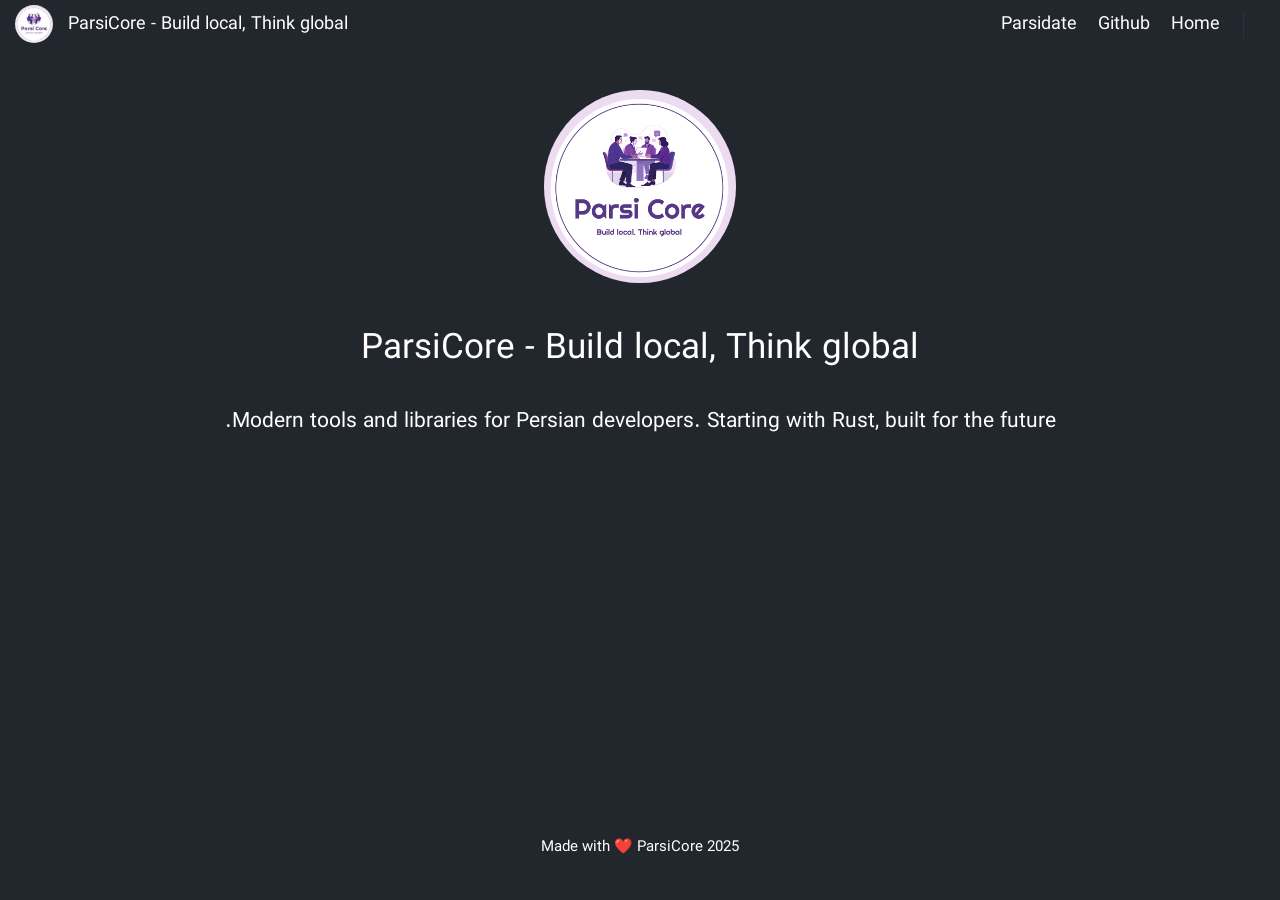
<file: index.html>
<!DOCTYPE html>
<html lang="en">

<head>
    <meta name="generator" content="Hugo 0.150.0">
    <meta charset="utf-8">
    <meta name="viewport" content="width=device-width, initial-scale=1">

    <style>
        :root {
            --accent-color: #FF4D4D;
            --font-size: 17.5px;
        }
    </style>









    <title>ParsiCore - Build local, Think global</title>
    <meta name="description"
        content="Modern tools and libraries for Persian developers. Starting with Rust, built for the future.">
    <meta name="keywords" content=''>

    <meta property="og:url" content="https://parsicore.ir/">
    <meta property="og:type" content="website">
    <meta property="og:title" content="ParsiCore - Build local, Think global">
    <meta property="og:description"
        content="Modern tools and libraries for Persian developers. Starting with Rust, built for the future.">
    <meta property="og:image" content="https://parsicore.ir/images/logo.png">
    <meta property="og:image:secure_url" content="https://parsicore.ir/images/logo.png">

    <meta name="twitter:card" content="summary_large_image">
    <meta name="twitter:title" content="ParsiCore - Build local, Think global">
    <meta name="twitter:description"
        content="Modern tools and libraries for Persian developers. Starting with Rust, built for the future.">
    <meta property="twitter:domain" content="https://parsicore.ir/">
    <meta property="twitter:url" content="https://parsicore.ir/">
    <meta name="twitter:image" content="https://parsicore.ir/images/logo.png">


    <link rel="canonical" href="https://parsicore.ir/">


    <link rel="stylesheet" type="text/css" href="/css/normalize.min.css" media="print">


    <link rel="stylesheet" type="text/css" href="/css/main.min.css">


    <link id="dark-theme" rel="stylesheet" href="/css/dark.min.css">


    <script src="/js/bundle.min.fdbfba1e074acb7e4abbf4c94eb19abb7702489c9689a27ee5e24a2bd481e4b7.js"
        integrity="sha256-/b&#43;6HgdKy35Ku/TJTrGau3cCSJyWiaJ&#43;5eJKK9SB5Lc="></script>



</head>

<body>
    <script>

        setThemeByUserPref();
    </script>
    <header class="header">
        <nav class="header-nav">


            <div class="avatar">
                <a href="https://parsicore.ir/">
                    <img src='/images/logo.png' alt="avatar">
                </a>
            </div>


            <div class="nav-title">
                <a class="nav-brand" href="https://parsicore.ir/">ParsiCore - Build local, Think global</a>
            </div>

            <div class="nav-links">

                <div class="nav-link">
                    <a href="https://parsicore.ir/products/parsidate/" aria-label=""> Parsidate </a>
                </div>

                <div class="nav-link">
                    <a href="https://github.com/parsicore" aria-label=""> Github </a>
                </div>

                <div class="nav-link">
                    <a href="https://parsicore.ir/" aria-label=""> Home </a>
                </div>


                <span class="nav-icons-divider"></span>
                <div class="nav-link dark-theme-toggle">
                    <span class="sr-only dark-theme-toggle-screen-reader-target">theme</span>
                    <a aria-hidden="true" role="switch">
                        <span class="theme-toggle-icon" data-feather="moon"></span>
                    </a>
                </div>

                <div class="nav-link" id="hamburger-menu-toggle">
                    <span class="sr-only hamburger-menu-toggle-screen-reader-target">menu</span>
                    <a aria-checked="false" aria-labelledby="hamburger-menu-toggle" id="hamburger-menu-toggle-target"
                        role="switch">
                        <span data-feather="menu"></span>
                    </a>
                </div>


                <ul class="nav-hamburger-list visibility-hidden">

                    <li class="nav-item">
                        <a href="https://parsicore.ir/parsidate/"> Parsidate </a>
                    </li>

                    <li class="nav-item">
                        <a href="https://github.com/parsicore"> Github </a>
                    </li>

                    <li class="nav-item">
                        <a href="https://parsicore.ir/"> Home </a>
                    </li>

                    <li class="nav-item dark-theme-toggle">
                        <span class="sr-only dark-theme-toggle-screen-reader-target">theme</span>
                        <a role="switch">
                            <span class="theme-toggle-icon" data-feather="moon"></span>
                        </a>
                    </li>
                </ul>

            </div>
        </nav>
    </header>
    <main id="content">
        <section class="home-about">
            <div class="avatar">

                <img class=size-m src='/images/logo.png' alt="avatar">

            </div>

            <h1>ParsiCore - Build local, Think global</h1>

            <h2>Modern tools and libraries for Persian developers. Starting with Rust, built for the future.</h2>


        </section>

        <div class="flex-break"></div>







    </main>
    <footer class="footer">









        <span>
            Made with &#10084;&#65039; ParsiCore 2025
        </span>
    </footer>
</body>

</html>
</file>
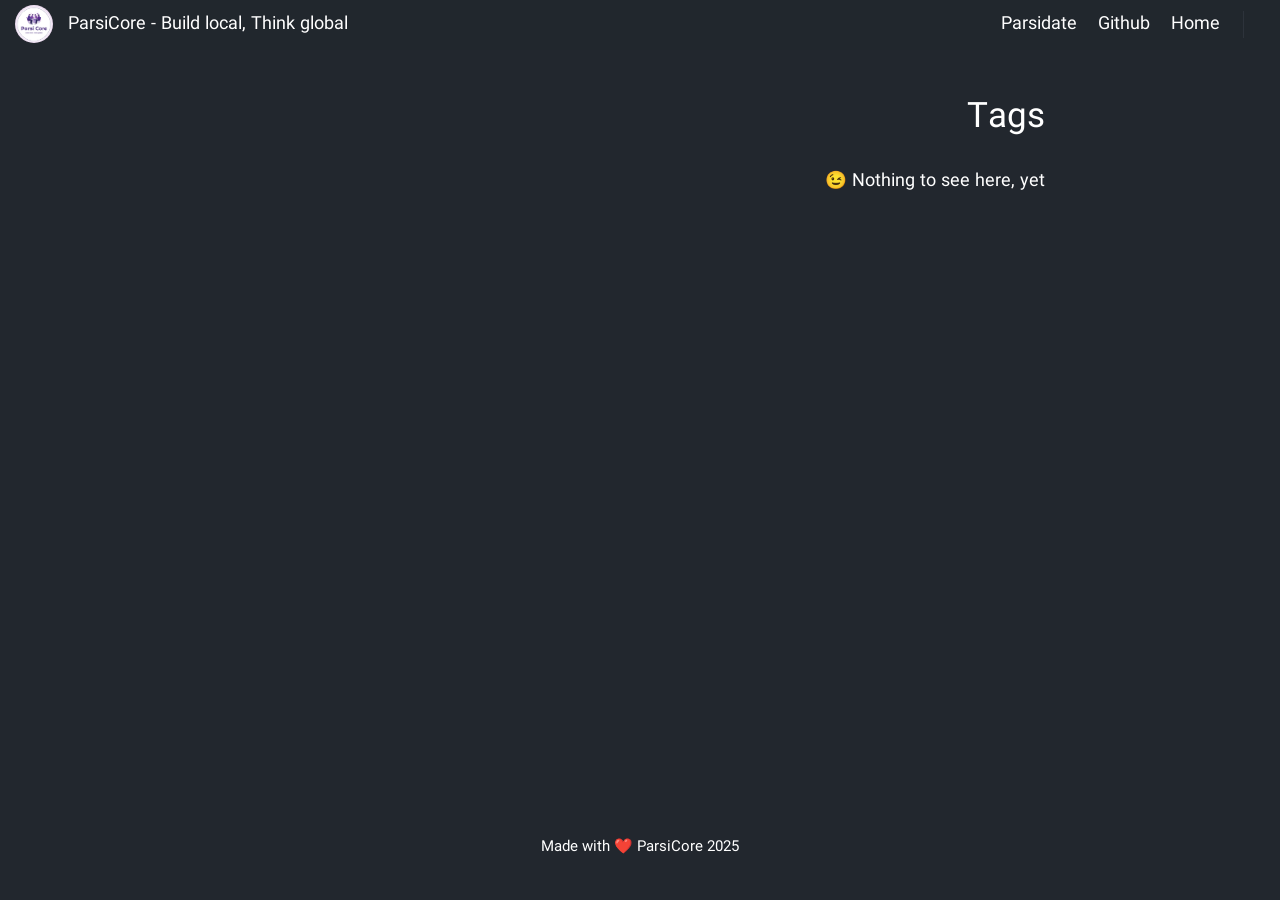
<file: categories/index.html>
<!DOCTYPE html>
<html lang="en"><head>
    <meta charset="utf-8">
    <meta name="viewport" content="width=device-width, initial-scale=1">

    <style>
        :root {
            --accent-color: #FF4D4D;
            --font-size: 17.5px;
        }
    </style>

    
    
    
    
    
    

    
    <title>Categories</title>
    <meta name="description" content="Modern tools and libraries for Persian developers. Starting with Rust, built for the future.">
    <meta name="keywords" content=''>

    <meta property="og:url" content="https://parsicore.ir/categories/">
    <meta property="og:type" content="website">
    <meta property="og:title" content="Categories">
    <meta property="og:description" content="Modern tools and libraries for Persian developers. Starting with Rust, built for the future.">
    <meta property="og:image" content="https://parsicore.ir/images/logo.png">
    <meta property="og:image:secure_url" content="https://parsicore.ir/images/logo.png">

    <meta name="twitter:card" content="summary_large_image">
    <meta name="twitter:title" content="Categories">
    <meta name="twitter:description" content="Modern tools and libraries for Persian developers. Starting with Rust, built for the future.">
    <meta property="twitter:domain" content="https://parsicore.ir/categories/">
    <meta property="twitter:url" content="https://parsicore.ir/categories/">
    <meta name="twitter:image" content="https://parsicore.ir/images/logo.png">

    
    <link rel="canonical" href="https://parsicore.ir/categories/">

    
    <link rel="stylesheet" type="text/css" href="/css/normalize.min.css" media="print">

    
    <link rel="stylesheet" type="text/css" href="/css/main.min.css">

    
    <link id="dark-theme" rel="stylesheet" href="/css/dark.min.css">

    
    <script src="/js/bundle.min.fdbfba1e074acb7e4abbf4c94eb19abb7702489c9689a27ee5e24a2bd481e4b7.js" integrity="sha256-/b&#43;6HgdKy35Ku/TJTrGau3cCSJyWiaJ&#43;5eJKK9SB5Lc="></script>

    
    
</head>
<body>
        <script>
            
            setThemeByUserPref();
        </script><header class="header">
    <nav class="header-nav">

        
        <div class="avatar">
            <a href="https://parsicore.ir/">
                <img src='/images/logo.png' alt="avatar">
            </a>
        </div>
        

        <div class="nav-title">
            <a class="nav-brand" href="https://parsicore.ir/">ParsiCore - Build local, Think global</a>
        </div>

        <div class="nav-links">
            
            <div class="nav-link">
                <a href="https://parsicore.ir/parsidate/" aria-label="" > Parsidate </a>
            </div>
            
            <div class="nav-link">
                <a href="https://github.com/parsicore" aria-label="" > Github </a>
            </div>
            
            <div class="nav-link">
                <a href="https://parsicore.ir/" aria-label="" > Home </a>
            </div>
            

            <span class="nav-icons-divider"></span>
            <div class="nav-link dark-theme-toggle">
                <span class="sr-only dark-theme-toggle-screen-reader-target">theme</span>
                <a aria-hidden="true" role="switch">
                    <span class="theme-toggle-icon" data-feather="moon"></span>
                </a>
            </div>

            <div class="nav-link" id="hamburger-menu-toggle">
                <span class="sr-only hamburger-menu-toggle-screen-reader-target">menu</span>
                <a aria-checked="false" aria-labelledby="hamburger-menu-toggle" id="hamburger-menu-toggle-target" role="switch">
                    <span data-feather="menu"></span>
                </a>
            </div>

            
            <ul class="nav-hamburger-list visibility-hidden">
                
                <li class="nav-item">
                    <a href="https://parsicore.ir/parsidate/" > Parsidate </a>
                </li>
                
                <li class="nav-item">
                    <a href="https://github.com/parsicore" > Github </a>
                </li>
                
                <li class="nav-item">
                    <a href="https://parsicore.ir/" > Home </a>
                </li>
                
                <li class="nav-item dark-theme-toggle">
                    <span class="sr-only dark-theme-toggle-screen-reader-target">theme</span>
                    <a role="switch">
                        <span class="theme-toggle-icon" data-feather="moon"></span>
                    </a>
                </li>
            </ul>

        </div>
    </nav>
</header>
<main id="content">
<div class="container tags-list">

    <h1 class="list-title">Tags</h1>
    
        Nothing to see here, yet 😉
    

</div>

        </main><footer class="footer">
    
    

    

    

    

    <span>
        Made with &#10084;&#65039; ParsiCore 2025
    </span>
</footer></body>
</html>
</file>
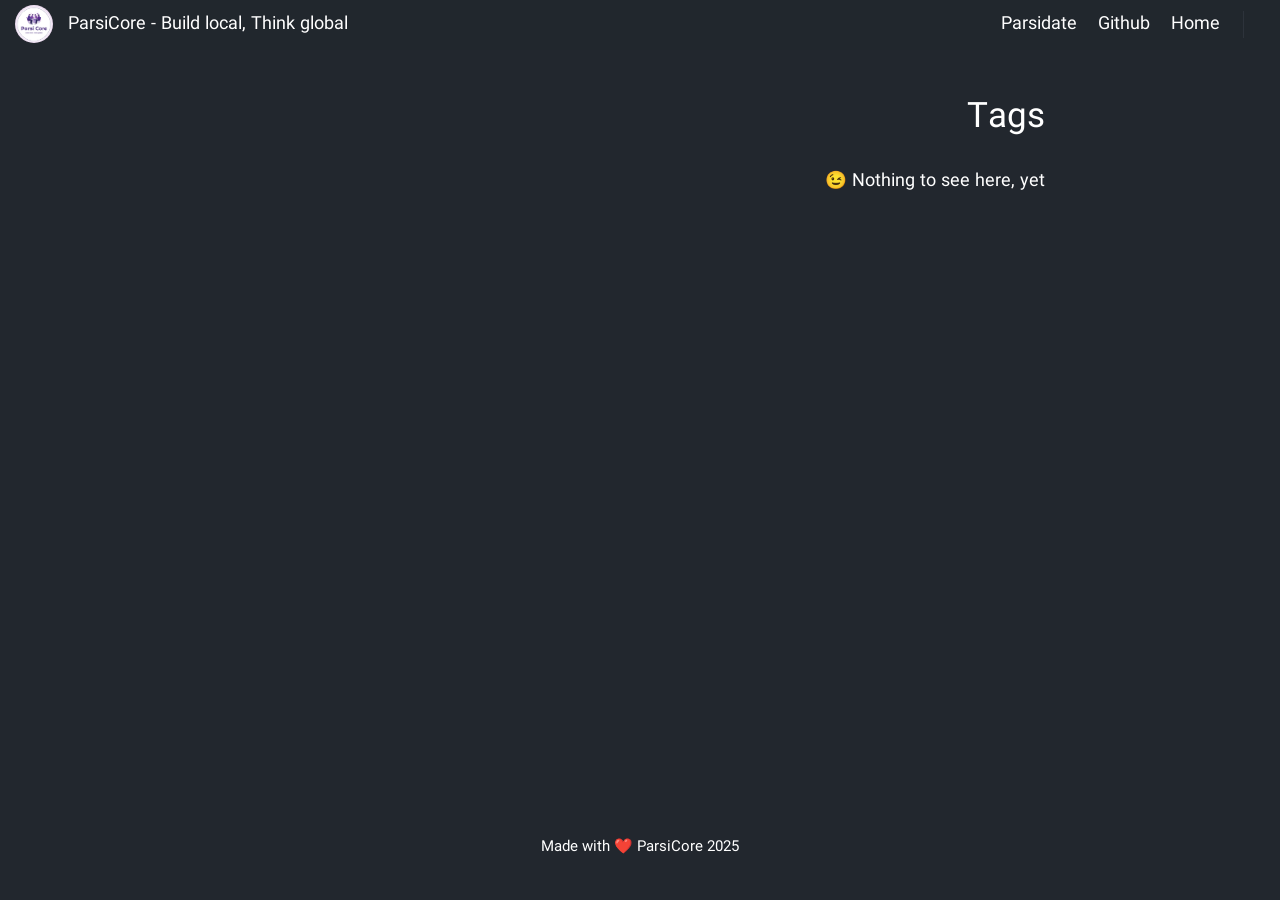
<file: tags/index.html>
<!DOCTYPE html>
<html lang="en"><head>
    <meta charset="utf-8">
    <meta name="viewport" content="width=device-width, initial-scale=1">

    <style>
        :root {
            --accent-color: #FF4D4D;
            --font-size: 17.5px;
        }
    </style>

    
    
    
    
    
    

    
    <title>Tags</title>
    <meta name="description" content="Modern tools and libraries for Persian developers. Starting with Rust, built for the future.">
    <meta name="keywords" content=''>

    <meta property="og:url" content="https://parsicore.ir/tags/">
    <meta property="og:type" content="website">
    <meta property="og:title" content="Tags">
    <meta property="og:description" content="Modern tools and libraries for Persian developers. Starting with Rust, built for the future.">
    <meta property="og:image" content="https://parsicore.ir/images/logo.png">
    <meta property="og:image:secure_url" content="https://parsicore.ir/images/logo.png">

    <meta name="twitter:card" content="summary_large_image">
    <meta name="twitter:title" content="Tags">
    <meta name="twitter:description" content="Modern tools and libraries for Persian developers. Starting with Rust, built for the future.">
    <meta property="twitter:domain" content="https://parsicore.ir/tags/">
    <meta property="twitter:url" content="https://parsicore.ir/tags/">
    <meta name="twitter:image" content="https://parsicore.ir/images/logo.png">

    
    <link rel="canonical" href="https://parsicore.ir/tags/">

    
    <link rel="stylesheet" type="text/css" href="/css/normalize.min.css" media="print">

    
    <link rel="stylesheet" type="text/css" href="/css/main.min.css">

    
    <link id="dark-theme" rel="stylesheet" href="/css/dark.min.css">

    
    <script src="/js/bundle.min.fdbfba1e074acb7e4abbf4c94eb19abb7702489c9689a27ee5e24a2bd481e4b7.js" integrity="sha256-/b&#43;6HgdKy35Ku/TJTrGau3cCSJyWiaJ&#43;5eJKK9SB5Lc="></script>

    
    
</head>
<body>
        <script>
            
            setThemeByUserPref();
        </script><header class="header">
    <nav class="header-nav">

        
        <div class="avatar">
            <a href="https://parsicore.ir/">
                <img src='/images/logo.png' alt="avatar">
            </a>
        </div>
        

        <div class="nav-title">
            <a class="nav-brand" href="https://parsicore.ir/">ParsiCore - Build local, Think global</a>
        </div>

        <div class="nav-links">
            
            <div class="nav-link">
                <a href="https://parsicore.ir/parsidate/" aria-label="" > Parsidate </a>
            </div>
            
            <div class="nav-link">
                <a href="https://github.com/parsicore" aria-label="" > Github </a>
            </div>
            
            <div class="nav-link">
                <a href="https://parsicore.ir/" aria-label="" > Home </a>
            </div>
            

            <span class="nav-icons-divider"></span>
            <div class="nav-link dark-theme-toggle">
                <span class="sr-only dark-theme-toggle-screen-reader-target">theme</span>
                <a aria-hidden="true" role="switch">
                    <span class="theme-toggle-icon" data-feather="moon"></span>
                </a>
            </div>

            <div class="nav-link" id="hamburger-menu-toggle">
                <span class="sr-only hamburger-menu-toggle-screen-reader-target">menu</span>
                <a aria-checked="false" aria-labelledby="hamburger-menu-toggle" id="hamburger-menu-toggle-target" role="switch">
                    <span data-feather="menu"></span>
                </a>
            </div>

            
            <ul class="nav-hamburger-list visibility-hidden">
                
                <li class="nav-item">
                    <a href="https://parsicore.ir/parsidate/" > Parsidate </a>
                </li>
                
                <li class="nav-item">
                    <a href="https://github.com/parsicore" > Github </a>
                </li>
                
                <li class="nav-item">
                    <a href="https://parsicore.ir/" > Home </a>
                </li>
                
                <li class="nav-item dark-theme-toggle">
                    <span class="sr-only dark-theme-toggle-screen-reader-target">theme</span>
                    <a role="switch">
                        <span class="theme-toggle-icon" data-feather="moon"></span>
                    </a>
                </li>
            </ul>

        </div>
    </nav>
</header>
<main id="content">
<div class="container tags-list">

    <h1 class="list-title">Tags</h1>
    
        Nothing to see here, yet 😉
    

</div>

        </main><footer class="footer">
    
    

    

    

    

    <span>
        Made with &#10084;&#65039; ParsiCore 2025
    </span>
</footer></body>
</html>
</file>
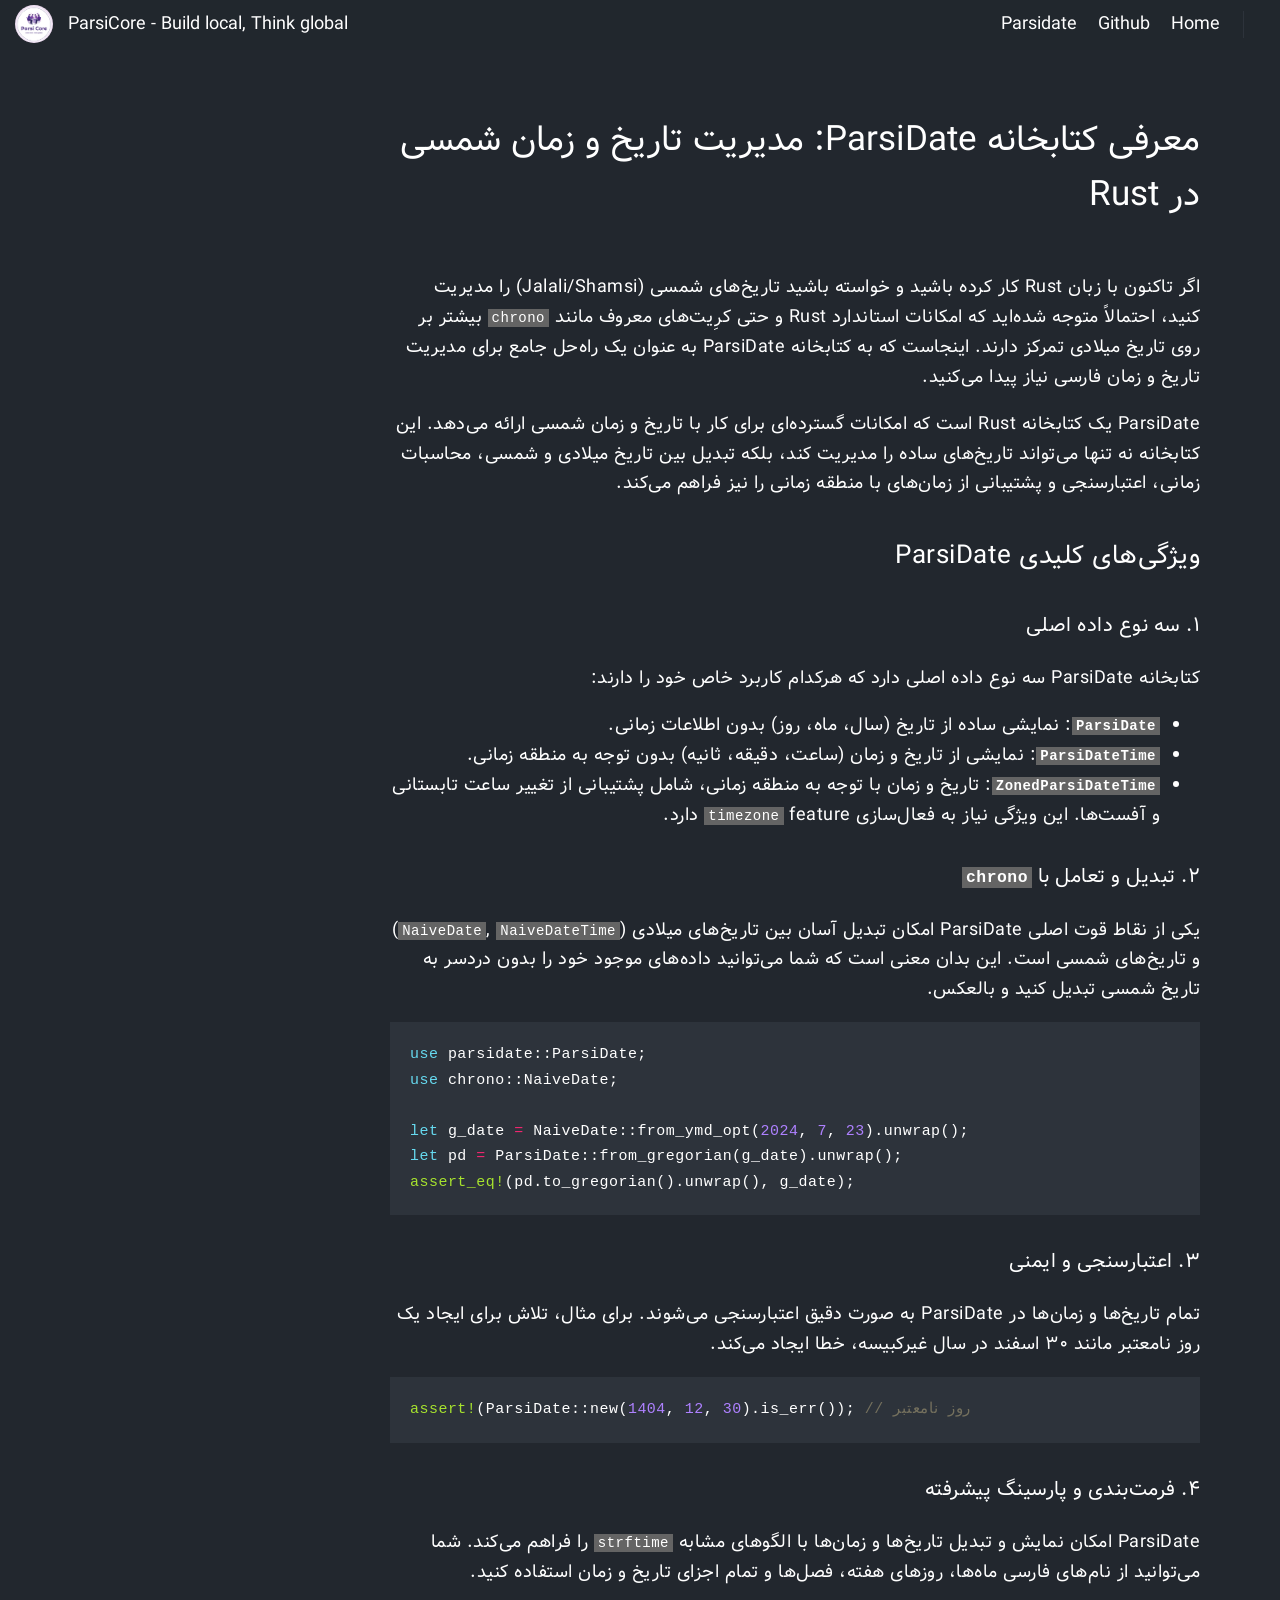
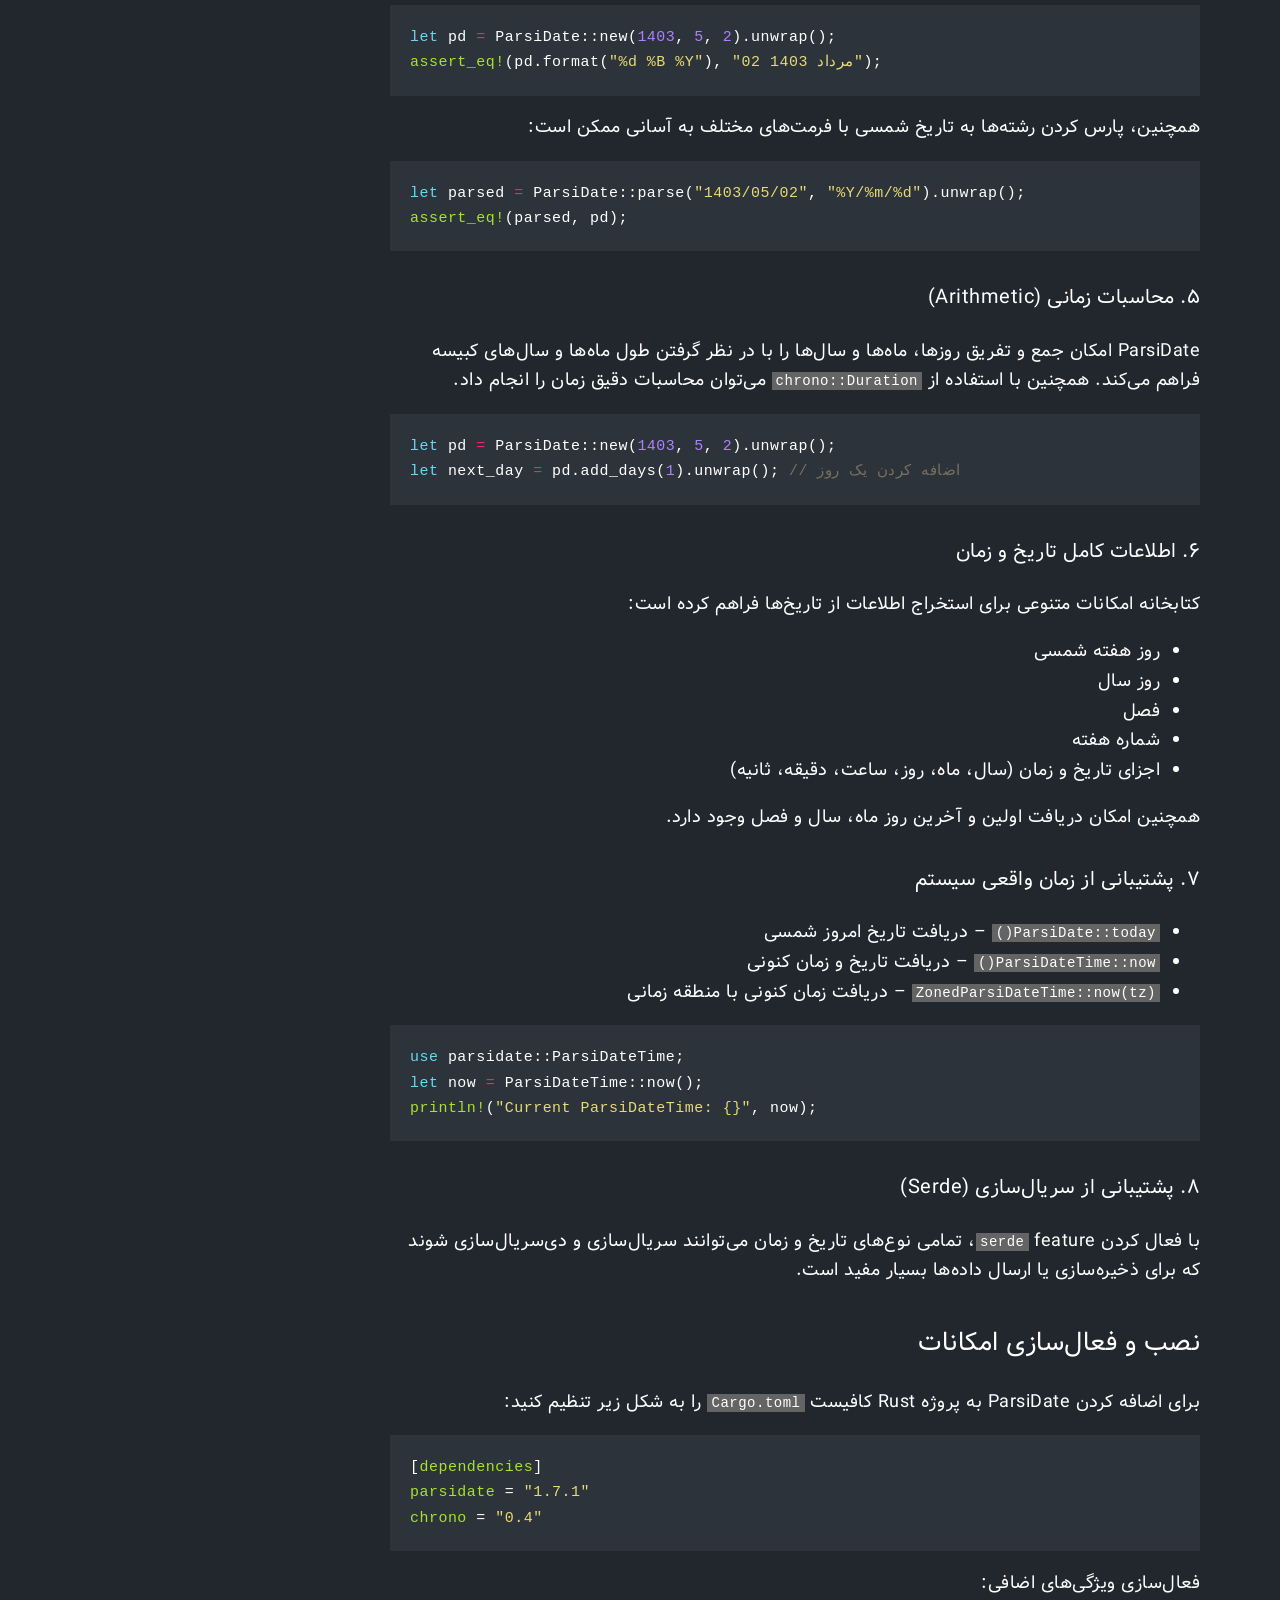
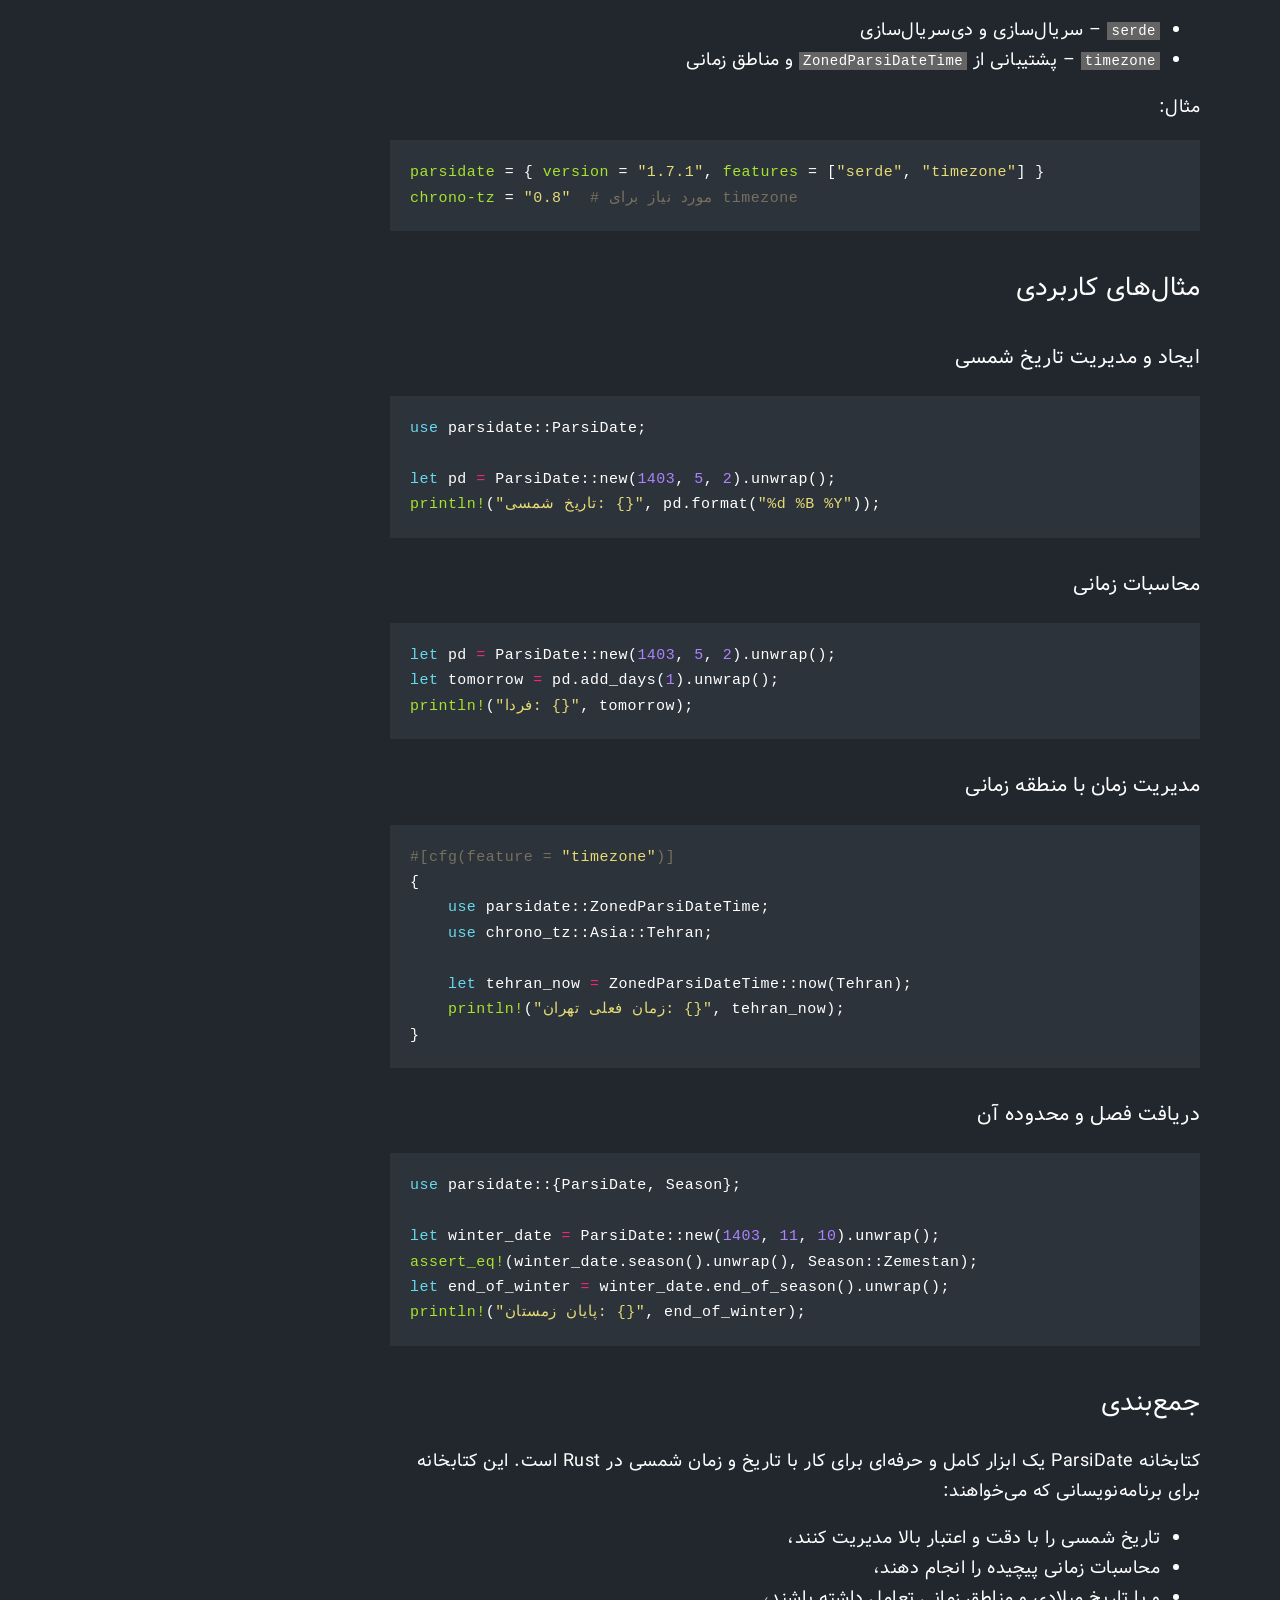
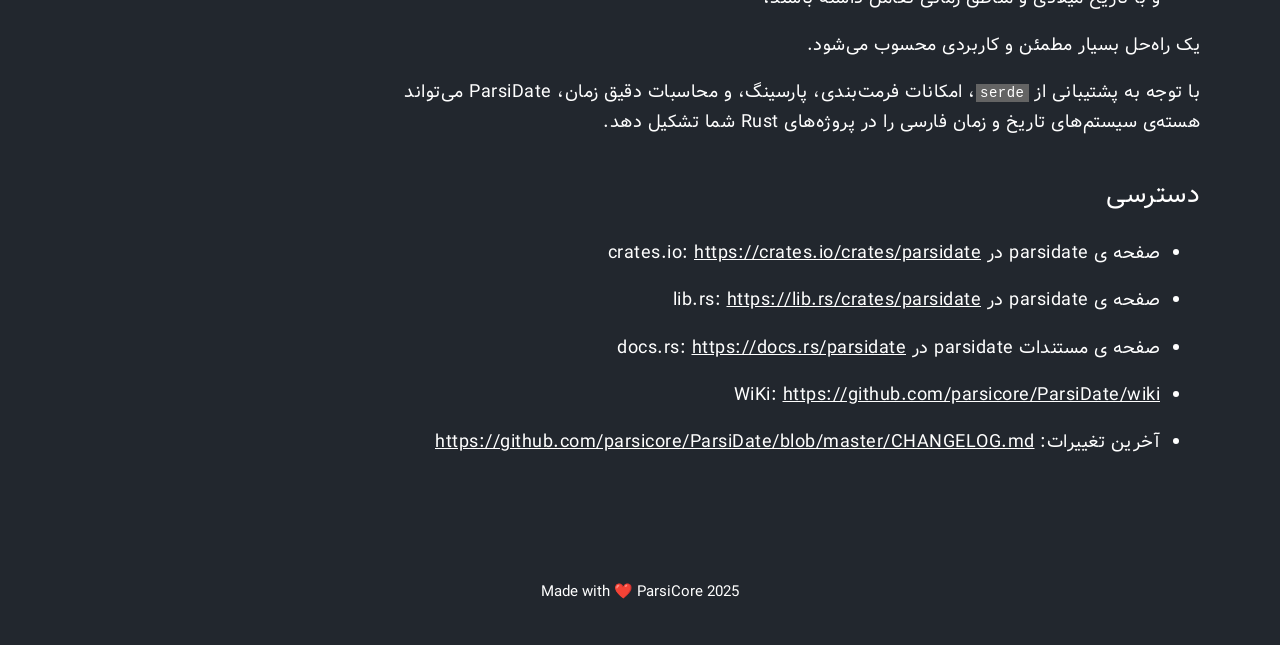
<file: products/parsidate/index.html>
<!DOCTYPE html>
<html lang="en">

<head>
    <meta charset="utf-8">
    <meta name="viewport" content="width=device-width, initial-scale=1">

    <style>
        :root {
            --accent-color: #FF4D4D;
            --font-size: 17.5px;
        }
    </style>









    <title>معرفی کتابخانه ParsiDate: مدیریت تاریخ و زمان شمسی در Rust</title>
    <meta name="description"
        content="ParsiDate، یک کتابخانه جامع برای مدیریت تاریخ و زمان شمسی در Rust، با قابلیت‌هایی نظیر تبدیل بین تاریخ میلادی و شمسی، محاسبات زمانی، اعتبارسنجی و پشتیبانی از …">
    <meta name="keywords" content=''>

    <meta property="og:url" content="https://parsicore.ir/parsidate/">
    <meta property="og:type" content="website">
    <meta property="og:title" content="معرفی کتابخانه ParsiDate: مدیریت تاریخ و زمان شمسی در Rust">
    <meta property="og:description"
        content="ParsiDate، یک کتابخانه جامع برای مدیریت تاریخ و زمان شمسی در Rust، با قابلیت‌هایی نظیر تبدیل بین تاریخ میلادی و شمسی، محاسبات زمانی، اعتبارسنجی و پشتیبانی از …">
    <meta property="og:image" content="https://parsicore.ir/images/logo.png">
    <meta property="og:image:secure_url" content="https://parsicore.ir/images/logo.png">

    <meta name="twitter:card" content="summary_large_image">
    <meta name="twitter:title" content="معرفی کتابخانه ParsiDate: مدیریت تاریخ و زمان شمسی در Rust">
    <meta name="twitter:description"
        content="ParsiDate، یک کتابخانه جامع برای مدیریت تاریخ و زمان شمسی در Rust، با قابلیت‌هایی نظیر تبدیل بین تاریخ میلادی و شمسی، محاسبات زمانی، اعتبارسنجی و پشتیبانی از …">
    <meta property="twitter:domain" content="https://parsicore.ir/parsidate/">
    <meta property="twitter:url" content="https://parsicore.ir/parsidate/">
    <meta name="twitter:image" content="https://parsicore.ir/images/logo.png">


    <link rel="canonical" href="https://parsicore.ir/parsidate/">


    <link rel="stylesheet" type="text/css" href="/css/normalize.min.css" media="print">


    <link rel="stylesheet" type="text/css" href="/css/main.min.css">


    <link id="dark-theme" rel="stylesheet" href="/css/dark.min.css">


    <script src="/js/bundle.min.fdbfba1e074acb7e4abbf4c94eb19abb7702489c9689a27ee5e24a2bd481e4b7.js"
        integrity="sha256-/b&#43;6HgdKy35Ku/TJTrGau3cCSJyWiaJ&#43;5eJKK9SB5Lc="></script>



</head>

<body>
    <script>

        setThemeByUserPref();
    </script>
    <header class="header">
        <nav class="header-nav">


            <div class="avatar">
                <a href="https://parsicore.ir/">
                    <img src='/images/logo.png' alt="avatar">
                </a>
            </div>


            <div class="nav-title">
                <a class="nav-brand" href="https://parsicore.ir/">ParsiCore - Build local, Think global</a>
            </div>

            <div class="nav-links">

                <div class="nav-link">
                    <a href="https://parsicore.ir/parsidate/" aria-label=""> Parsidate </a>
                </div>

                <div class="nav-link">
                    <a href="https://github.com/parsicore" aria-label=""> Github </a>
                </div>

                <div class="nav-link">
                    <a href="https://parsicore.ir/" aria-label=""> Home </a>
                </div>


                <span class="nav-icons-divider"></span>
                <div class="nav-link dark-theme-toggle">
                    <span class="sr-only dark-theme-toggle-screen-reader-target">theme</span>
                    <a aria-hidden="true" role="switch">
                        <span class="theme-toggle-icon" data-feather="moon"></span>
                    </a>
                </div>

                <div class="nav-link" id="hamburger-menu-toggle">
                    <span class="sr-only hamburger-menu-toggle-screen-reader-target">menu</span>
                    <a aria-checked="false" aria-labelledby="hamburger-menu-toggle" id="hamburger-menu-toggle-target"
                        role="switch">
                        <span data-feather="menu"></span>
                    </a>
                </div>


                <ul class="nav-hamburger-list visibility-hidden">

                    <li class="nav-item">
                        <a href="https://parsicore.ir/parsidate/"> Parsidate </a>
                    </li>

                    <li class="nav-item">
                        <a href="https://github.com/parsicore"> Github </a>
                    </li>

                    <li class="nav-item">
                        <a href="https://parsicore.ir/"> Home </a>
                    </li>

                    <li class="nav-item dark-theme-toggle">
                        <span class="sr-only dark-theme-toggle-screen-reader-target">theme</span>
                        <a role="switch">
                            <span class="theme-toggle-icon" data-feather="moon"></span>
                        </a>
                    </li>
                </ul>

            </div>
        </nav>
    </header>
    <main id="content">


        <div class="post container">

            <div class="post-header-section">
                <h1>معرفی کتابخانه ParsiDate: مدیریت تاریخ و زمان شمسی در Rust</h1>
            </div>

            <div class="post-content">
                <p>اگر تاکنون با زبان Rust کار کرده باشید و خواسته باشید تاریخ‌های شمسی (Jalali/Shamsi) را مدیریت کنید،
                    احتمالاً متوجه شده‌اید که امکانات استاندارد Rust و حتی کرِیت‌های معروف مانند <code>chrono</code>
                    بیشتر بر روی تاریخ میلادی تمرکز دارند. اینجاست که به کتابخانه <strong>ParsiDate</strong> به عنوان یک
                    راه‌حل جامع برای مدیریت تاریخ و زمان فارسی نیاز پیدا می‌کنید.</p>
                <p>ParsiDate یک کتابخانه Rust است که امکانات گسترده‌ای برای کار با تاریخ و زمان شمسی ارائه می‌دهد. این
                    کتابخانه نه تنها می‌تواند تاریخ‌های ساده را مدیریت کند، بلکه تبدیل بین تاریخ میلادی و شمسی، محاسبات
                    زمانی، اعتبارسنجی و پشتیبانی از زمان‌های با منطقه زمانی را نیز فراهم می‌کند.</p>
                <h2 id="ویژگیهای-کلیدی-parsidate">ویژگی‌های کلیدی ParsiDate</h2>
                <h3 id="۱-سه-نوع-داده-اصلی">۱. سه نوع داده اصلی</h3>
                <p>کتابخانه ParsiDate سه نوع داده اصلی دارد که هرکدام کاربرد خاص خود را دارند:</p>
                <ul>
                    <li><strong><code>ParsiDate</code></strong>: نمایشی ساده از تاریخ (سال، ماه، روز) بدون اطلاعات
                        زمانی.</li>
                    <li><strong><code>ParsiDateTime</code></strong>: نمایشی از تاریخ و زمان (ساعت، دقیقه، ثانیه) بدون
                        توجه به منطقه زمانی.</li>
                    <li><strong><code>ZonedParsiDateTime</code></strong>: تاریخ و زمان با توجه به منطقه زمانی، شامل
                        پشتیبانی از تغییر ساعت تابستانی و آفست‌ها. این ویژگی نیاز به فعال‌سازی <code>timezone</code>
                        feature دارد.</li>
                </ul>
                <h3 id="۲-تبدیل-و-تعامل-با-chrono">۲. تبدیل و تعامل با <code>chrono</code></h3>
                <p>یکی از نقاط قوت اصلی ParsiDate امکان تبدیل آسان بین تاریخ‌های میلادی (<code>NaiveDate</code>,
                    <code>NaiveDateTime</code>) و تاریخ‌های شمسی است. این بدان معنی است که شما می‌توانید داده‌های موجود
                    خود را بدون دردسر به تاریخ شمسی تبدیل کنید و بالعکس.
                </p>
                <div class="highlight">
                    <pre tabindex="0"
                        style="color:#f8f8f2;background-color:#272822;-moz-tab-size:4;-o-tab-size:4;tab-size:4;"><code class="language-rust" data-lang="rust"><span style="display:flex;"><span><span style="color:#66d9ef">use</span> parsidate::ParsiDate;
</span></span><span style="display:flex;"><span><span style="color:#66d9ef">use</span> chrono::NaiveDate;
</span></span><span style="display:flex;"><span>
</span></span><span style="display:flex;"><span><span style="color:#66d9ef">let</span> g_date <span style="color:#f92672">=</span> NaiveDate::from_ymd_opt(<span style="color:#ae81ff">2024</span>, <span style="color:#ae81ff">7</span>, <span style="color:#ae81ff">23</span>).unwrap();
</span></span><span style="display:flex;"><span><span style="color:#66d9ef">let</span> pd <span style="color:#f92672">=</span> ParsiDate::from_gregorian(g_date).unwrap();
</span></span><span style="display:flex;"><span><span style="color:#a6e22e">assert_eq!</span>(pd.to_gregorian().unwrap(), g_date);
</span></span></code></pre>
                </div>
                <h3 id="۳-اعتبارسنجی-و-ایمنی">۳. اعتبارسنجی و ایمنی</h3>
                <p>تمام تاریخ‌ها و زمان‌ها در ParsiDate به صورت دقیق اعتبارسنجی می‌شوند. برای مثال، تلاش برای ایجاد یک
                    روز نامعتبر مانند ۳۰ اسفند در سال غیرکبیسه، خطا ایجاد می‌کند.</p>
                <div class="highlight">
                    <pre tabindex="0"
                        style="color:#f8f8f2;background-color:#272822;-moz-tab-size:4;-o-tab-size:4;tab-size:4;"><code class="language-rust" data-lang="rust"><span style="display:flex;"><span><span style="color:#a6e22e">assert!</span>(ParsiDate::new(<span style="color:#ae81ff">1404</span>, <span style="color:#ae81ff">12</span>, <span style="color:#ae81ff">30</span>).is_err()); <span style="color:#75715e">// روز نامعتبر
</span></span></span></code></pre>
                </div>
                <h3 id="۴-فرمتبندی-و-پارسینگ-پیشرفته">۴. فرمت‌بندی و پارسینگ پیشرفته</h3>
                <p>ParsiDate امکان نمایش و تبدیل تاریخ‌ها و زمان‌ها با الگوهای مشابه <code>strftime</code> را فراهم
                    می‌کند. شما می‌توانید از نام‌های فارسی ماه‌ها، روزهای هفته، فصل‌ها و تمام اجزای تاریخ و زمان استفاده
                    کنید.</p>
                <div class="highlight">
                    <pre tabindex="0"
                        style="color:#f8f8f2;background-color:#272822;-moz-tab-size:4;-o-tab-size:4;tab-size:4;"><code class="language-rust" data-lang="rust"><span style="display:flex;"><span><span style="color:#66d9ef">let</span> pd <span style="color:#f92672">=</span> ParsiDate::new(<span style="color:#ae81ff">1403</span>, <span style="color:#ae81ff">5</span>, <span style="color:#ae81ff">2</span>).unwrap();
</span></span><span style="display:flex;"><span><span style="color:#a6e22e">assert_eq!</span>(pd.format(<span style="color:#e6db74">&#34;%d %B %Y&#34;</span>), <span style="color:#e6db74">&#34;02 مرداد 1403&#34;</span>);
</span></span></code></pre>
                </div>
                <p>همچنین، پارس کردن رشته‌ها به تاریخ شمسی با فرمت‌های مختلف به آسانی ممکن است:</p>
                <div class="highlight">
                    <pre tabindex="0"
                        style="color:#f8f8f2;background-color:#272822;-moz-tab-size:4;-o-tab-size:4;tab-size:4;"><code class="language-rust" data-lang="rust"><span style="display:flex;"><span><span style="color:#66d9ef">let</span> parsed <span style="color:#f92672">=</span> ParsiDate::parse(<span style="color:#e6db74">&#34;1403/05/02&#34;</span>, <span style="color:#e6db74">&#34;%Y/%m/%d&#34;</span>).unwrap();
</span></span><span style="display:flex;"><span><span style="color:#a6e22e">assert_eq!</span>(parsed, pd);
</span></span></code></pre>
                </div>
                <h3 id="۵-محاسبات-زمانی-arithmetic">۵. محاسبات زمانی (Arithmetic)</h3>
                <p>ParsiDate امکان جمع و تفریق روزها، ماه‌ها و سال‌ها را با در نظر گرفتن طول ماه‌ها و سال‌های کبیسه
                    فراهم می‌کند. همچنین با استفاده از <code>chrono::Duration</code> می‌توان محاسبات دقیق زمان را انجام
                    داد.</p>
                <div class="highlight">
                    <pre tabindex="0"
                        style="color:#f8f8f2;background-color:#272822;-moz-tab-size:4;-o-tab-size:4;tab-size:4;"><code class="language-rust" data-lang="rust"><span style="display:flex;"><span><span style="color:#66d9ef">let</span> pd <span style="color:#f92672">=</span> ParsiDate::new(<span style="color:#ae81ff">1403</span>, <span style="color:#ae81ff">5</span>, <span style="color:#ae81ff">2</span>).unwrap();
</span></span><span style="display:flex;"><span><span style="color:#66d9ef">let</span> next_day <span style="color:#f92672">=</span> pd.add_days(<span style="color:#ae81ff">1</span>).unwrap(); <span style="color:#75715e">// اضافه کردن یک روز
</span></span></span></code></pre>
                </div>
                <h3 id="۶-اطلاعات-کامل-تاریخ-و-زمان">۶. اطلاعات کامل تاریخ و زمان</h3>
                <p>کتابخانه امکانات متنوعی برای استخراج اطلاعات از تاریخ‌ها فراهم کرده است:</p>
                <ul>
                    <li>روز هفته شمسی</li>
                    <li>روز سال</li>
                    <li>فصل</li>
                    <li>شماره هفته</li>
                    <li>اجزای تاریخ و زمان (سال، ماه، روز، ساعت، دقیقه، ثانیه)</li>
                </ul>
                <p>همچنین امکان دریافت اولین و آخرین روز ماه، سال و فصل وجود دارد.</p>
                <h3 id="۷-پشتیبانی-از-زمان-واقعی-سیستم">۷. پشتیبانی از زمان واقعی سیستم</h3>
                <ul>
                    <li><code>ParsiDate::today()</code> – دریافت تاریخ امروز شمسی</li>
                    <li><code>ParsiDateTime::now()</code> – دریافت تاریخ و زمان کنونی</li>
                    <li><code>ZonedParsiDateTime::now(tz)</code> – دریافت زمان کنونی با منطقه زمانی</li>
                </ul>
                <div class="highlight">
                    <pre tabindex="0"
                        style="color:#f8f8f2;background-color:#272822;-moz-tab-size:4;-o-tab-size:4;tab-size:4;"><code class="language-rust" data-lang="rust"><span style="display:flex;"><span><span style="color:#66d9ef">use</span> parsidate::ParsiDateTime;
</span></span><span style="display:flex;"><span><span style="color:#66d9ef">let</span> now <span style="color:#f92672">=</span> ParsiDateTime::now();
</span></span><span style="display:flex;"><span><span style="color:#a6e22e">println!</span>(<span style="color:#e6db74">&#34;Current ParsiDateTime: </span><span style="color:#e6db74">{}</span><span style="color:#e6db74">&#34;</span>, now);
</span></span></code></pre>
                </div>
                <h3 id="۸-پشتیبانی-از-سریالسازی-serde">۸. پشتیبانی از سریال‌سازی (Serde)</h3>
                <p>با فعال کردن <code>serde</code> feature، تمامی نوع‌های تاریخ و زمان می‌توانند سریال‌سازی و
                    دی‌سریال‌سازی شوند که برای ذخیره‌سازی یا ارسال داده‌ها بسیار مفید است.</p>
                <h2 id="نصب-و-فعالسازی-امکانات">نصب و فعال‌سازی امکانات</h2>
                <p>برای اضافه کردن ParsiDate به پروژه Rust کافیست <code>Cargo.toml</code> را به شکل زیر تنظیم کنید:</p>
                <div class="highlight">
                    <pre tabindex="0"
                        style="color:#f8f8f2;background-color:#272822;-moz-tab-size:4;-o-tab-size:4;tab-size:4;"><code class="language-toml" data-lang="toml"><span style="display:flex;"><span>[<span style="color:#a6e22e">dependencies</span>]
</span></span><span style="display:flex;"><span><span style="color:#a6e22e">parsidate</span> = <span style="color:#e6db74">&#34;1.7.1&#34;</span>
</span></span><span style="display:flex;"><span><span style="color:#a6e22e">chrono</span> = <span style="color:#e6db74">&#34;0.4&#34;</span>
</span></span></code></pre>
                </div>
                <p>فعال‌سازی ویژگی‌های اضافی:</p>
                <ul>
                    <li><code>serde</code> – سریال‌سازی و دی‌سریال‌سازی</li>
                    <li><code>timezone</code> – پشتیبانی از <code>ZonedParsiDateTime</code> و مناطق زمانی</li>
                </ul>
                <p>مثال:</p>
                <div class="highlight">
                    <pre tabindex="0"
                        style="color:#f8f8f2;background-color:#272822;-moz-tab-size:4;-o-tab-size:4;tab-size:4;"><code class="language-toml" data-lang="toml"><span style="display:flex;"><span><span style="color:#a6e22e">parsidate</span> = { <span style="color:#a6e22e">version</span> = <span style="color:#e6db74">&#34;1.7.1&#34;</span>, <span style="color:#a6e22e">features</span> = [<span style="color:#e6db74">&#34;serde&#34;</span>, <span style="color:#e6db74">&#34;timezone&#34;</span>] }
</span></span><span style="display:flex;"><span><span style="color:#a6e22e">chrono-tz</span> = <span style="color:#e6db74">&#34;0.8&#34;</span>  <span style="color:#75715e"># مورد نیاز برای timezone</span>
</span></span></code></pre>
                </div>
                <h2 id="مثالهای-کاربردی">مثال‌های کاربردی</h2>
                <h3 id="ایجاد-و-مدیریت-تاریخ-شمسی">ایجاد و مدیریت تاریخ شمسی</h3>
                <div class="highlight">
                    <pre tabindex="0"
                        style="color:#f8f8f2;background-color:#272822;-moz-tab-size:4;-o-tab-size:4;tab-size:4;"><code class="language-rust" data-lang="rust"><span style="display:flex;"><span><span style="color:#66d9ef">use</span> parsidate::ParsiDate;
</span></span><span style="display:flex;"><span>
</span></span><span style="display:flex;"><span><span style="color:#66d9ef">let</span> pd <span style="color:#f92672">=</span> ParsiDate::new(<span style="color:#ae81ff">1403</span>, <span style="color:#ae81ff">5</span>, <span style="color:#ae81ff">2</span>).unwrap();
</span></span><span style="display:flex;"><span><span style="color:#a6e22e">println!</span>(<span style="color:#e6db74">&#34;تاریخ شمسی: </span><span style="color:#e6db74">{}</span><span style="color:#e6db74">&#34;</span>, pd.format(<span style="color:#e6db74">&#34;%d %B %Y&#34;</span>));
</span></span></code></pre>
                </div>
                <h3 id="محاسبات-زمانی">محاسبات زمانی</h3>
                <div class="highlight">
                    <pre tabindex="0"
                        style="color:#f8f8f2;background-color:#272822;-moz-tab-size:4;-o-tab-size:4;tab-size:4;"><code class="language-rust" data-lang="rust"><span style="display:flex;"><span><span style="color:#66d9ef">let</span> pd <span style="color:#f92672">=</span> ParsiDate::new(<span style="color:#ae81ff">1403</span>, <span style="color:#ae81ff">5</span>, <span style="color:#ae81ff">2</span>).unwrap();
</span></span><span style="display:flex;"><span><span style="color:#66d9ef">let</span> tomorrow <span style="color:#f92672">=</span> pd.add_days(<span style="color:#ae81ff">1</span>).unwrap();
</span></span><span style="display:flex;"><span><span style="color:#a6e22e">println!</span>(<span style="color:#e6db74">&#34;فردا: </span><span style="color:#e6db74">{}</span><span style="color:#e6db74">&#34;</span>, tomorrow);
</span></span></code></pre>
                </div>
                <h3 id="مدیریت-زمان-با-منطقه-زمانی">مدیریت زمان با منطقه زمانی</h3>
                <div class="highlight">
                    <pre tabindex="0"
                        style="color:#f8f8f2;background-color:#272822;-moz-tab-size:4;-o-tab-size:4;tab-size:4;"><code class="language-rust" data-lang="rust"><span style="display:flex;"><span><span style="color:#75715e">#[cfg(feature = </span><span style="color:#e6db74">&#34;timezone&#34;</span><span style="color:#75715e">)]</span>
</span></span><span style="display:flex;"><span>{
</span></span><span style="display:flex;"><span>    <span style="color:#66d9ef">use</span> parsidate::ZonedParsiDateTime;
</span></span><span style="display:flex;"><span>    <span style="color:#66d9ef">use</span> chrono_tz::Asia::Tehran;
</span></span><span style="display:flex;"><span>
</span></span><span style="display:flex;"><span>    <span style="color:#66d9ef">let</span> tehran_now <span style="color:#f92672">=</span> ZonedParsiDateTime::now(Tehran);
</span></span><span style="display:flex;"><span>    <span style="color:#a6e22e">println!</span>(<span style="color:#e6db74">&#34;زمان فعلی تهران: </span><span style="color:#e6db74">{}</span><span style="color:#e6db74">&#34;</span>, tehran_now);
</span></span><span style="display:flex;"><span>}
</span></span></code></pre>
                </div>
                <h3 id="دریافت-فصل-و-محدوده-آن">دریافت فصل و محدوده آن</h3>
                <div class="highlight">
                    <pre tabindex="0"
                        style="color:#f8f8f2;background-color:#272822;-moz-tab-size:4;-o-tab-size:4;tab-size:4;"><code class="language-rust" data-lang="rust"><span style="display:flex;"><span><span style="color:#66d9ef">use</span> parsidate::{ParsiDate, Season};
</span></span><span style="display:flex;"><span>
</span></span><span style="display:flex;"><span><span style="color:#66d9ef">let</span> winter_date <span style="color:#f92672">=</span> ParsiDate::new(<span style="color:#ae81ff">1403</span>, <span style="color:#ae81ff">11</span>, <span style="color:#ae81ff">10</span>).unwrap();
</span></span><span style="display:flex;"><span><span style="color:#a6e22e">assert_eq!</span>(winter_date.season().unwrap(), Season::Zemestan);
</span></span><span style="display:flex;"><span><span style="color:#66d9ef">let</span> end_of_winter <span style="color:#f92672">=</span> winter_date.end_of_season().unwrap();
</span></span><span style="display:flex;"><span><span style="color:#a6e22e">println!</span>(<span style="color:#e6db74">&#34;پایان زمستان: </span><span style="color:#e6db74">{}</span><span style="color:#e6db74">&#34;</span>, end_of_winter);
</span></span></code></pre>
                </div>
                <h2 id="جمعبندی">جمع‌بندی</h2>
                <p>کتابخانه ParsiDate یک ابزار کامل و حرفه‌ای برای کار با تاریخ و زمان شمسی در Rust است. این کتابخانه
                    برای برنامه‌نویسانی که می‌خواهند:</p>
                <ul>
                    <li>تاریخ شمسی را با دقت و اعتبار بالا مدیریت کنند،</li>
                    <li>محاسبات زمانی پیچیده را انجام دهند،</li>
                    <li>و با تاریخ میلادی و مناطق زمانی تعامل داشته باشند،</li>
                </ul>
                <p>یک راه‌حل بسیار مطمئن و کاربردی محسوب می‌شود.</p>
                <p>با توجه به پشتیبانی از <code>serde</code>، امکانات فرمت‌بندی، پارسینگ، و محاسبات دقیق زمان، ParsiDate
                    می‌تواند هسته‌ی سیستم‌های تاریخ و زمان فارسی را در پروژه‌های Rust شما تشکیل دهد.</p>
                <h2 id="دسترسی">دسترسی</h2>
                <ul>
                    <li>
                        <p><strong>صفحه ی parsidate در crates.io</strong>:
                            <a href="https://crates.io/crates/parsidate">https://crates.io/crates/parsidate</a>
                        </p>
                    </li>
                    <li>
                        <p><strong>صفحه ی parsidate در lib.rs</strong>:
                            <a href="https://lib.rs/crates/parsidate">https://lib.rs/crates/parsidate</a>
                        </p>
                    </li>
                    <li>
                        <p><strong>صفحه ی مستندات parsidate در docs.rs</strong>:
                            <a href="https://docs.rs/parsidate">https://docs.rs/parsidate</a>
                        </p>
                    </li>
                    <li>
                        <p><strong>WiKi</strong>:
                            <a
                                href="https://github.com/parsicore/ParsiDate/wiki">https://github.com/parsicore/ParsiDate/wiki</a>
                        </p>
                    </li>
                    <li>
                        <p><strong>آخرین تغییرات</strong>:
                            <a
                                href="https://github.com/parsicore/ParsiDate/blob/master/CHANGELOG.md">https://github.com/parsicore/ParsiDate/blob/master/CHANGELOG.md</a>
                        </p>
                    </li>
                </ul>

            </div>


        </div>




    </main>
    <footer class="footer">









        <span>
            Made with &#10084;&#65039; ParsiCore 2025
        </span>
    </footer>
</body>

</html>
</file>
<file: css/main.min.css>
:root{--content-width:1120px;--container-width:810px;--light-primary-color:255, 255, 255;--light-secondary-color:#dddddd;--light-tertiary-color:#272822;--light-text-color:black}@font-face{font-family:Lato;font-weight:400;src:url(/fonts/Lato-Regular.ttf)}@font-face{font-family:Lato;font-weight:700;src:url(/fonts/Lato-Bold.ttf)}@font-face{font-family:Vazir;font-weight:700;src:url(/fonts/Vazir.woff2)}html{background-color:rgb(var(--light-primary-color));color:var(--light-text-color);font-family:vazir,sans-serif;font-size:var(--font-size);min-height:100%;position:relative;scroll-behavior:smooth;direction:rtl}pre{direction:ltr!important}nav{direction:ltr!important}body{margin-bottom:170px}body.blog-post.has-post-navigation{margin-bottom:80px}b,strong{font-weight:700}a{color:inherit}a:hover{color:var(--accent-color);fill:var(--accent-color)}main#content{margin:90px auto 0;width:var(--content-width)}main#content>.container{margin:auto;width:75%;max-width:var(--container-width)}.post.container{box-sizing:border-box;display:inline-block}.post-toc{box-sizing:border-box;display:inline-block;padding-left:50px;vertical-align:top;width:24%}#toc{position:fixed;top:80px;bottom:20px;overflow-x:hidden;overflow-y:auto}#toc ul{list-style:none;margin:0;padding:0;font-size:14px}#toc ul li{margin-top:12px}#toc ul li a.level-1{padding-left:0}#toc ul li a.level-2{padding-left:10px}#toc ul li a.level-3{padding-left:20px}#toc ul li a.level-4{padding-left:30px}#toc ul li a{text-decoration:none}#toc ul li a.active{color:var(--accent-color)}img{height:auto;max-width:100%}.header{background-color:rgba(var(--light-primary-color),.95);color:inherit;height:50px;left:0;position:fixed;top:0;transition:box-shadow .3s ease-in-out;width:100%;z-index:5}.header a{text-decoration:none}.header .header-nav{height:50px;margin-top:0}.header-nav .avatar{border-radius:18px;float:left;height:100%;margin-left:15px}.header-nav .avatar img{border-radius:100%;display:block;height:38px;margin-top:5px;overflow:hidden;width:38px}.header-nav .nav-title{display:inline-block;height:100%;line-height:50px;padding-left:15px}.nav-title a{height:50px}.header-nav .nav-links{float:right;line-height:50px;margin-right:10px}.nav-links .nav-link{display:inline-block;padding:0 2px}.nav-links .nav-link a{display:block;padding:0 6px}.nav-link a svg{height:20px;margin:-3px auto;stroke-width:2;width:20px}.nav-item a svg{height:20px;margin:-3px auto;stroke-width:2;width:20px}.nav-links .nav-link.icon a{padding:0 8px}.nav-links .nav-icons-divider{border-color:inherit;border-left:1.5px solid;color:var(--light-secondary-color);margin:0 10px}.nav-links .dark-theme-toggle:hover{cursor:pointer}a:hover .feather-sun{fill:#000;color:#000}.dark-theme-toggle .feather{height:22px;stroke-linecap:round;stroke-linejoin:round;width:22px}#hamburger-menu-toggle{display:none}#hamburger-menu-toggle .feather{height:24px;stroke-linecap:round;stroke-linejoin:round;width:24px}.nav-hamburger-list{background:rgb(var(--light-primary-color));border-bottom:solid 1.5px var(--light-secondary-color);border-top:solid 1.5px var(--light-secondary-color);list-style-type:none;margin:0;padding:0;position:absolute;right:0;text-align:center;width:100%;z-index:5}.nav-hamburger-list a:hover{text-decoration:underline}.footer{bottom:0;color:inherit;left:0;margin-left:30%;overflow:hidden;padding:40px 0;position:absolute;text-align:center;width:40%}.footer span{display:block;font-size:.85em;font-weight:300;padding:1px 0}.flex-break{flex-basis:100%;height:0;display:none}.visibility-hidden{visibility:hidden}.header-shadow{box-shadow:#dcdcdc 0 1px 5px}.post-tags{list-style-type:none;padding:0}.post-tags .post-tag{border:1.5px solid;border-radius:4px;box-sizing:border-box;color:inherit;display:inline-block;font-size:14px}.post-tags .post-tag:hover{background-color:var(--light-text-color);color:rgb(var(--light-primary-color))}.post-tag a{color:inherit;display:block;padding:6px 12px;text-decoration:none}code,pre{background-color:var(--light-tertiary-color);box-sizing:border-box;color:#fff}pre{font-size:.95rem;overflow:auto;padding:20px}code{box-decoration-break:clone;word-wrap:break-word;font-size:.8em}:not(pre)>code{background-color:var(--light-secondary-color)!important;color:var(--light-text-color);padding:1px 4px}pre code{font-size:.9em}code{text-size-adjust:100%;-ms-text-size-adjust:100%;-moz-text-size-adjust:100%;-webkit-text-size-adjust:100%}blockquote{border-left:2px solid var(--light-secondary-color);color:grey;padding-left:1rem;margin-left:0}hr{color:var(--light-secondary-color);margin:50px auto}table{border-collapse:collapse;margin:30px 0;text-align:left;display:block;overflow-x:auto}table thead{background-color:var(--light-secondary-color)}table td,table th{padding:1.4rem}table td{border-bottom:1px solid var(--light-secondary-color)}.home-about{text-align:center}.home-about .avatar img{border-radius:50%;height:auto;object-fit:cover}.home-about .avatar img.size-xs{height:7rem;width:7rem}.home-about .avatar img.size-s{height:9rem;width:9rem}.home-about .avatar img.size-m{height:11rem;width:11rem}.home-about .avatar img.size-l{height:13rem;width:13rem}.home-about .avatar img.size-xl{height:15rem;width:15rem}.home-about h1{font-size:2em}.home-about h2{font-size:1.2em}.gk-social-icons{text-align:center}.gk-social-icons .gk-social-icons-list{display:inline-block;list-style-type:none;padding:0;text-align:center}.gk-social-icons-list .gk-social-icon{box-sizing:border-box;display:inline-block;fill:var(--light-text-color);height:24px;margin:0 6px;width:24px}.gk-social-icon a svg path{transition:fill .15s ease}.home-content{line-height:1.25;width:80%;margin:0 auto}.home-posts{margin:0 auto;padding-top:10px;width:80%}.post [role=doc-subtitle]{font-size:1.1em;font-style:italic}.post{overflow-wrap:break-word}.post .post-date,.prev-post-date,.next-post-date{color:gray}.post .post-content{line-height:1.7;margin-top:50px;letter-spacing:.5px}.post-content h1,.post-content h2,.post-content h3,.post-content h4{scroll-margin-top:55px}.post-content h1{margin-top:40px}.post-content h2{margin-top:35px}.post-content h3{margin-top:30px}.post-content h4{margin-top:25px}.post-content h5{margin-top:20px}.post-content img{display:block;margin-left:auto;margin-right:auto}.list-posts .list-title{text-align:center}.list-posts .posts-year{margin-top:70px}.list-posts .post-title{margin:18px 0 0 15px}.list-posts a{text-decoration:none}.post-title .post-link,.post-title .post-date{display:inline-block}.post-title .post-link{width:73%}.tags-list .post-tags{margin-top:50px}.tags-list .post-tags .post-tag{margin:2px 5px;padding:0}.tags-list .post-tags .post-tag a{border-radius:inherit;padding:0}.tags-list .post-tags .post-tag a div{display:inline-block}.tags-list .post-tags .post-tag a .tag-name{padding:5px 8px}.tags-list .post-tags .post-tag a .tag-posts-count{background-color:var(--light-secondary-color);border-radius:inherit;color:inherit;opacity:.8;padding:6px;position:relative;z-index:0}.tags-list .post-tags .post-tag:hover a .tag-posts-count{background-color:var(--light-text-color);color:rgb(var(--light-primary-color))}.text-404{margin-top:125px;text-align:center}@media only screen and (max-width:1120px){main#content{width:auto}}@media only screen and (max-width:820px){body{font-size:.95rem}.flex-break{display:block}.home-about .avatar img{border-radius:50%;height:7rem;width:7rem}.nav-links .nav-link,.nav-icons-divider{display:none}#hamburger-menu-toggle{display:inline-block}main#content{box-sizing:border-box;padding:0 1.5rem;width:auto}.home-content,.home-posts{width:auto;margin:0}main#content .container{width:100%}.home-about{margin:0 auto}#toc{display:none}.list-posts{flex:1}.list-posts .post-date{color:gray}.footer{margin-left:0;width:100%}}@media only screen and (min-width:820px){.nav-hamburger-list{visibility:hidden!important}}.sr-only{position:absolute;left:-1e4px;top:auto;width:1px;height:1px;overflow:hidden}.post-navigation{padding:40px 0}.post-navigation::after{clear:both;content:"";display:table}.prev-post{float:left;text-align:left}.next-post{float:right;text-align:right}.prev-post,.next-post{max-width:33%}.arrow-logo{background-color:transparent;border-radius:50%;bottom:20px;cursor:pointer;display:none;font-size:24px;padding:10px;padding-right:8px;position:fixed;right:20px;z-index:5;background-color:var(--light-tertiary-color);width:25px;height:25px}.arrow-logo path{fill:var(--light-secondary-color)}.arrow-logo:hover{fill:var(--accent-color)}@media screen and (max-width:600px){#btt-button{visibility:hidden}}
</file>
<file: css/dark.min.css>
:root{--dark-primary-color:34, 39, 46;--dark-secondary-color:#2d333b;--dark-tertiary-color:#646464;--dark-text-color:white}html{background-color:rgb(var(--dark-primary-color));color:var(--dark-text-color);fill:var(--dark-text-color)}.header{background-color:rgba(var(--dark-primary-color),.95)}.nav-hamburger-list{background:rgba(var(--dark-primary-color),1)}.nav-links .nav-icons-divider{color:var(--dark-secondary-color)}a:hover .feather-moon{fill:#fff;color:#fff}.gk-social-icons-list .gk-social-icon,.gk-social-icons-list .gk-social-icon a:visited{fill:var(--dark-text-color)}.gk-social-icons-list .gk-social-icon a:hover{fill:var(--accent-color)}.post-tags .post-tag:hover{background-color:var(--dark-text-color);color:rgb(var(--dark-primary-color))}.tags-list .post-tags .post-tag a .tag-posts-count{background-color:var(--dark-secondary-color)}.tags-list .post-tags .post-tag:hover a .tag-posts-count{background-color:var(--dark-text-color);color:rgb(var(--dark-primary-color))}.footer{border-top-color:var(--dark-header-bg-color)}blockquote{color:darkgrey;border-left-color:var(--dark-secondary-color)}hr{color:var(--dark-secondary-color)}table thead{background-color:var(--dark-secondary-color)}table td,table th{border-bottom-color:var(--dark-secondary-color)}code,pre{background-color:var(--dark-secondary-color)!important}:not(pre)>code{background-color:var(--dark-tertiary-color)!important;color:var(--dark-text-color)}.header-shadow{box-shadow:#21262d 0 -1px inset}.arrow-logo{background-color:var(--dark-secondary-color)}
</file>
